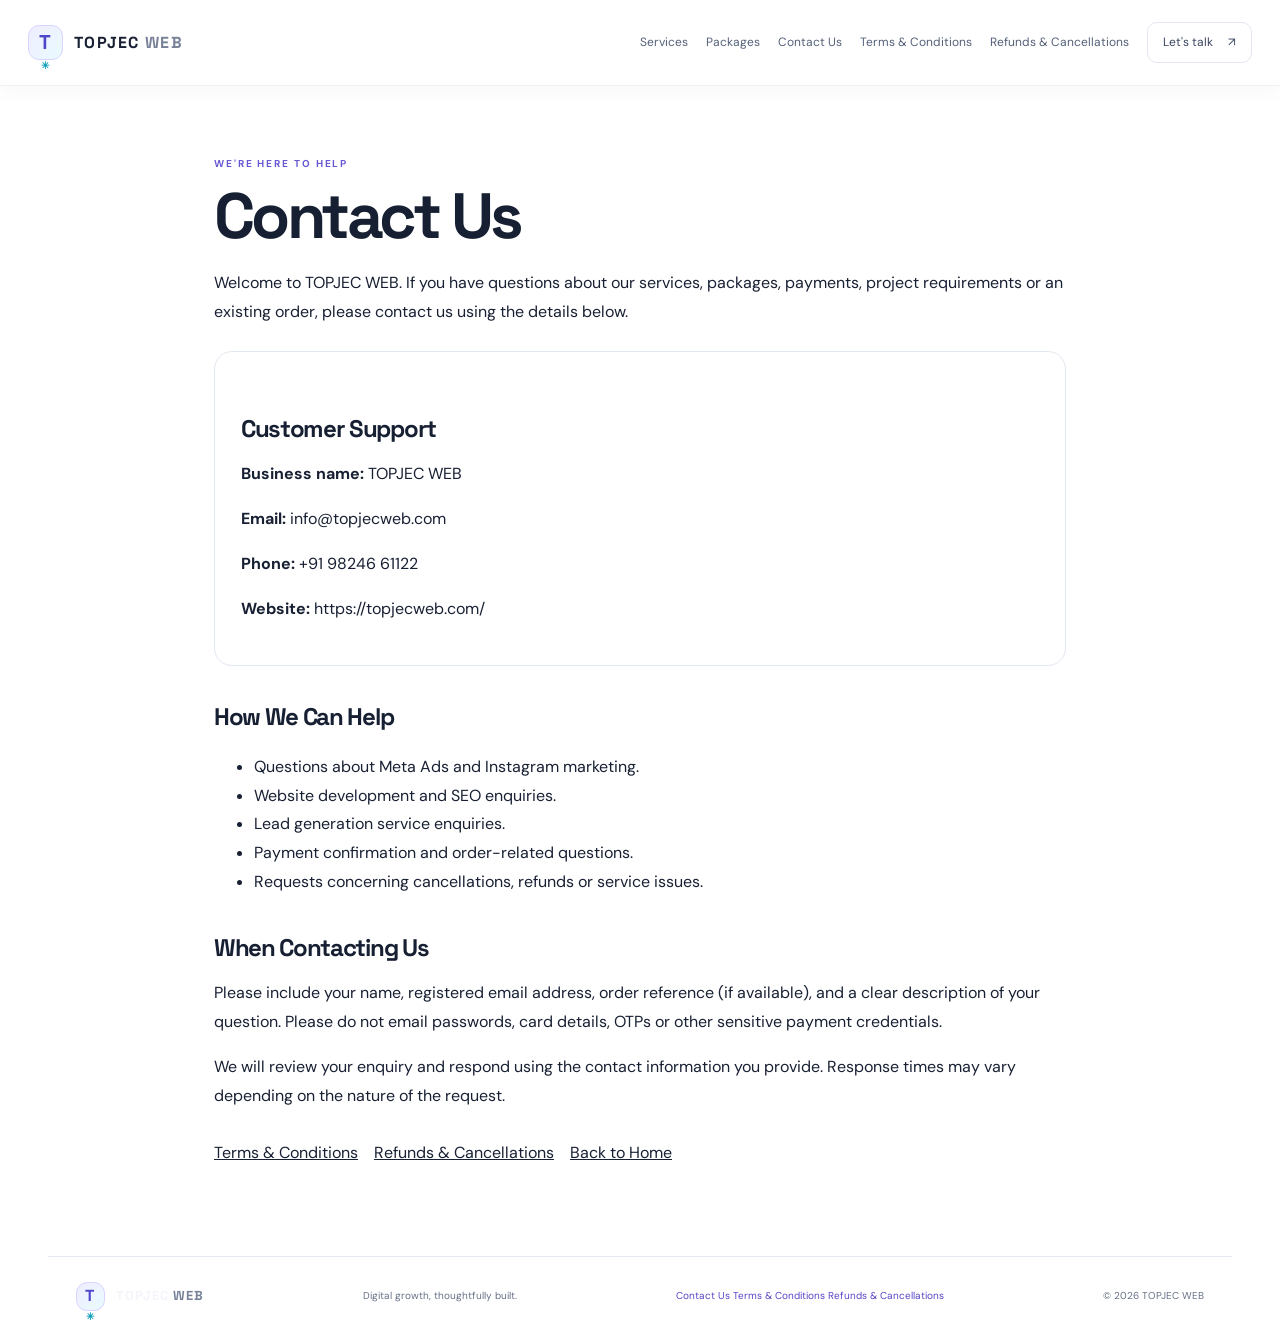
<file: contact.html>
<!doctype html>
<html lang="en">
<head>
  <meta charset="utf-8">
  <meta name="viewport" content="width=device-width, initial-scale=1">
  <meta name="description" content="Contact TOPJEC WEB for digital marketing, website development, SEO and lead generation services.">
  <meta name="theme-color" content="#f7f9fc">
  <title>Contact Us | TOPJEC WEB</title>
  <link rel="preconnect" href="https://fonts.googleapis.com">
  <link rel="preconnect" href="https://fonts.gstatic.com" crossorigin>
  <link href="https://fonts.googleapis.com/css2?family=DM+Sans:wght@400;500;600;700&family=Space+Grotesk:wght@400;500;600;700&display=swap" rel="stylesheet">
  <link rel="stylesheet" href="styles.css">
  <style>
    .policy-page { max-width: 900px; margin: 0 auto; padding: 70px 24px 90px; }
    .policy-page h1 { margin: 12px 0 20px; font-size: clamp(2.3rem, 6vw, 4rem); }
    .policy-page h2 { margin: 32px 0 12px; }
    .policy-page p, .policy-page li { line-height: 1.8; }
    .policy-panel { margin-top: 24px; padding: 26px; border: 1px solid #e2e8f0; border-radius: 18px; background: rgba(255,255,255,.8); }
    .policy-panel a { overflow-wrap: anywhere; }
    .policy-nav { display:flex; flex-wrap:wrap; gap:16px; margin-top:30px; }
    .policy-nav a { text-decoration: underline; }
  </style>
</head>
<body>
  <header class="site-header">
    <a class="brand" href="index.html#home" aria-label="TOPJEC WEB home">
      <span class="brand-mark">T<span>✳</span></span>
      <span>TOPJEC <b>WEB</b></span>
    </a>
    <button class="menu-toggle" aria-label="Toggle navigation" aria-expanded="false">☰</button>
    <nav class="nav">
      <a href="index.html#services">Services</a>
      <a href="index.html#packages">Packages</a>
      <a href="contact.html">Contact Us</a>
      <a href="terms.html">Terms &amp; Conditions</a>
      <a href="refunds.html">Refunds &amp; Cancellations</a>
      <a href="index.html#contact" class="nav-cta">Let's talk <span>↗</span></a>
    </nav>
  </header>

  <main class="policy-page">
    <div class="eyebrow">WE'RE HERE TO HELP</div>
    <h1>Contact Us</h1>
    <p>Welcome to TOPJEC WEB. If you have questions about our services, packages, payments, project requirements or an existing order, please contact us using the details below.</p>

    <section class="policy-panel">
      <h2>Customer Support</h2>
      <p><strong>Business name:</strong> TOPJEC WEB</p>
      <p><strong>Email:</strong> <a href="mailto:info@topjecweb.com">info@topjecweb.com</a></p>
      <p><strong>Phone:</strong> <a href="tel:+919824661122">+91 98246 61122</a></p>
      <p><strong>Website:</strong> <a href="https://topjecweb.com/">https://topjecweb.com/</a></p>
    </section>

    <h2>How We Can Help</h2>
    <ul>
      <li>Questions about Meta Ads and Instagram marketing.</li>
      <li>Website development and SEO enquiries.</li>
      <li>Lead generation service enquiries.</li>
      <li>Payment confirmation and order-related questions.</li>
      <li>Requests concerning cancellations, refunds or service issues.</li>
    </ul>

    <h2>When Contacting Us</h2>
    <p>Please include your name, registered email address, order reference (if available), and a clear description of your question. Please do not email passwords, card details, OTPs or other sensitive payment credentials.</p>
    <p>We will review your enquiry and respond using the contact information you provide. Response times may vary depending on the nature of the request.</p>

    <nav class="policy-nav" aria-label="Related policies">
      <a href="terms.html">Terms &amp; Conditions</a>
      <a href="refunds.html">Refunds &amp; Cancellations</a>
      <a href="index.html">Back to Home</a>
    </nav>
  </main>

  <footer class="site-footer">
    <a class="brand" href="index.html#home"><span class="brand-mark">T<span>✳</span></span><span>TOPJEC <b>WEB</b></span></a>
    <span>Digital growth, thoughtfully built.</span>
    <nav aria-label="Legal and support links">
      <a href="contact.html">Contact Us</a>
      <a href="terms.html">Terms &amp; Conditions</a>
      <a href="refunds.html">Refunds &amp; Cancellations</a>
    </nav>
    <span>© <span id="year"></span> TOPJEC WEB</span>
  </footer>
  <script src="script.js"></script>
  <script>
    const yearElement = document.getElementById('year');
    if (yearElement) yearElement.textContent = new Date().getFullYear();
  </script>
</body>
</html>
</file>
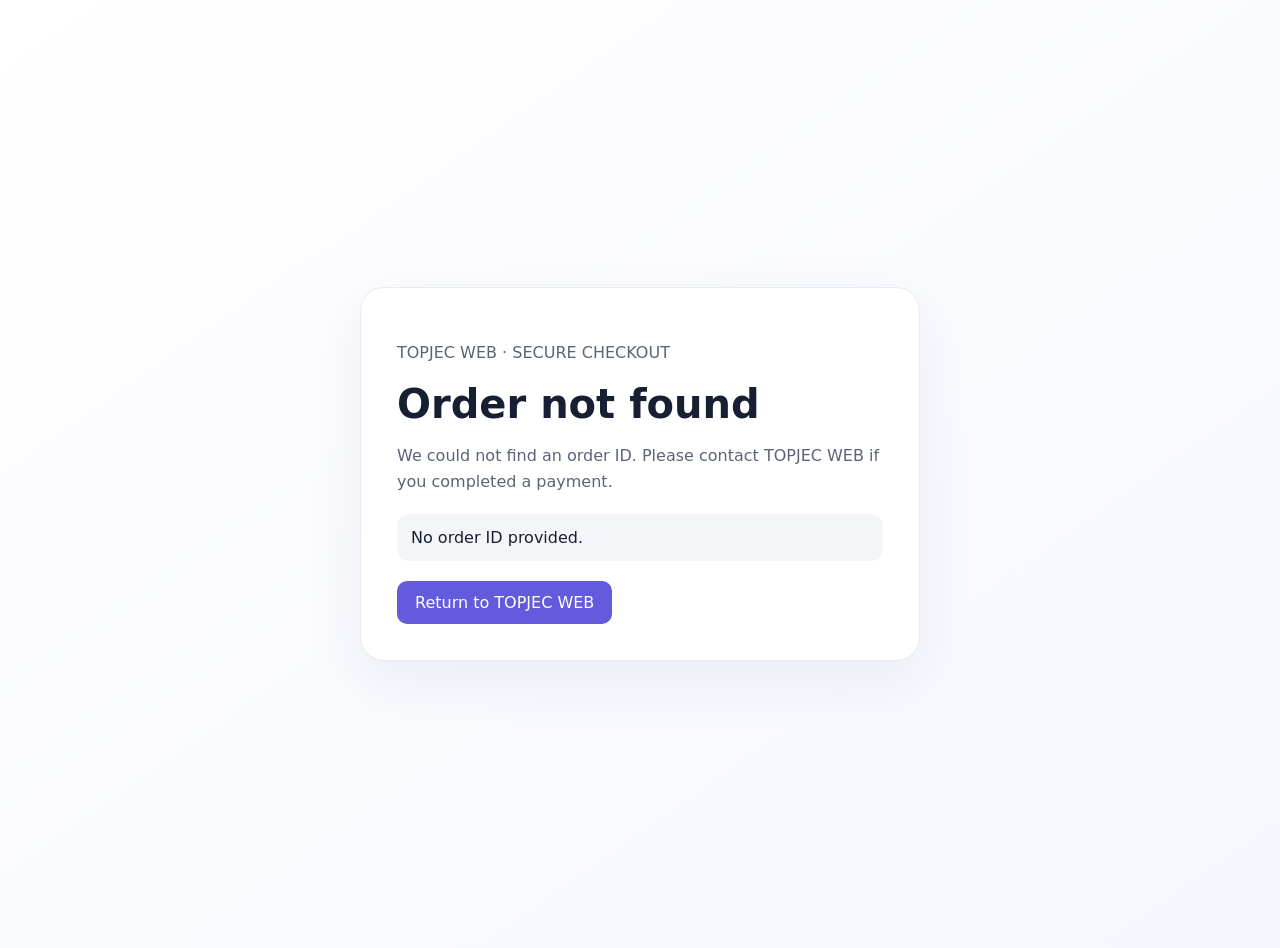
<file: payment-result.html>
<!doctype html>
<html lang="en">
<head>
<meta charset="utf-8"><meta name="viewport" content="width=device-width,initial-scale=1">
<meta name="robots" content="noindex,nofollow">
<title>Payment status | TOPJEC WEB</title>
<style>
:root{font-family:Inter,system-ui,-apple-system,Segoe UI,sans-serif;color:#172033;background:#fff}
body{margin:0;min-height:100vh;display:grid;place-items:center;padding:24px;background:linear-gradient(145deg,#fff,#f5f7ff)}
main{max-width:560px;width:100%;padding:36px;border:1px solid #e8eaf2;border-radius:24px;box-shadow:0 20px 60px #27315a12;background:#fff;box-sizing:border-box}
h1{font-size:clamp(28px,5vw,40px);margin:0 0 12px}p{color:#5b6477;line-height:1.6}
.status{padding:14px;border-radius:12px;background:#f4f5f9;margin:20px 0;overflow-wrap:anywhere}
a{display:inline-block;padding:12px 18px;background:#635bdb;color:#fff;border-radius:10px;text-decoration:none}
</style>
</head>
<body><main>
<p>TOPJEC WEB · SECURE CHECKOUT</p><h1 id="heading">Checking your payment…</h1>
<p id="description">Please wait while we confirm the payment directly with Cashfree.</p>
<div class="status" id="details">Do not close this page until verification finishes.</div>
<a href="/">Return to TOPJEC WEB</a>
<script>
(async()=>{
 const BACKEND_URL='https://topjec-cashfree-backend.vercel.app';
 const params=new URLSearchParams(location.search);
 const orderId=params.get('order_id');
 const heading=document.getElementById('heading'), description=document.getElementById('description'), details=document.getElementById('details');
 if(!orderId){heading.textContent='Order not found';description.textContent='We could not find an order ID. Please contact TOPJEC WEB if you completed a payment.';details.textContent='No order ID provided.';return;}
 try{
  const r=await fetch(BACKEND_URL+'/api/verify-order?order_id='+encodeURIComponent(orderId),{cache:'no-store'});
  const d=await r.json();
  if(!r.ok) throw new Error(d.error||'Verification failed');
  if(d.status==='PAID'){heading.textContent='Payment confirmed';description.textContent='Cashfree has confirmed your payment.';details.textContent='Order: '+d.orderId+' · Amount: ₹'+d.amount+' '+d.currency;}
  else if(d.status==='PENDING'){heading.textContent='Payment is pending';description.textContent='Your payment is not confirmed yet. Please wait a moment and refresh this page.';details.textContent='Order: '+d.orderId+' · Status: Pending';}
  else {heading.textContent='Payment not confirmed';description.textContent='We could not confirm a successful payment. If money was deducted, please contact us before paying again.';details.textContent='Order: '+d.orderId+' · Status: '+d.status;}
 }catch(e){heading.textContent='We could not verify yet';description.textContent='Please refresh in a moment. If money was deducted, do not pay again until the status is checked.';details.textContent=e.message;}
})();
</script></main></body></html>
</file>
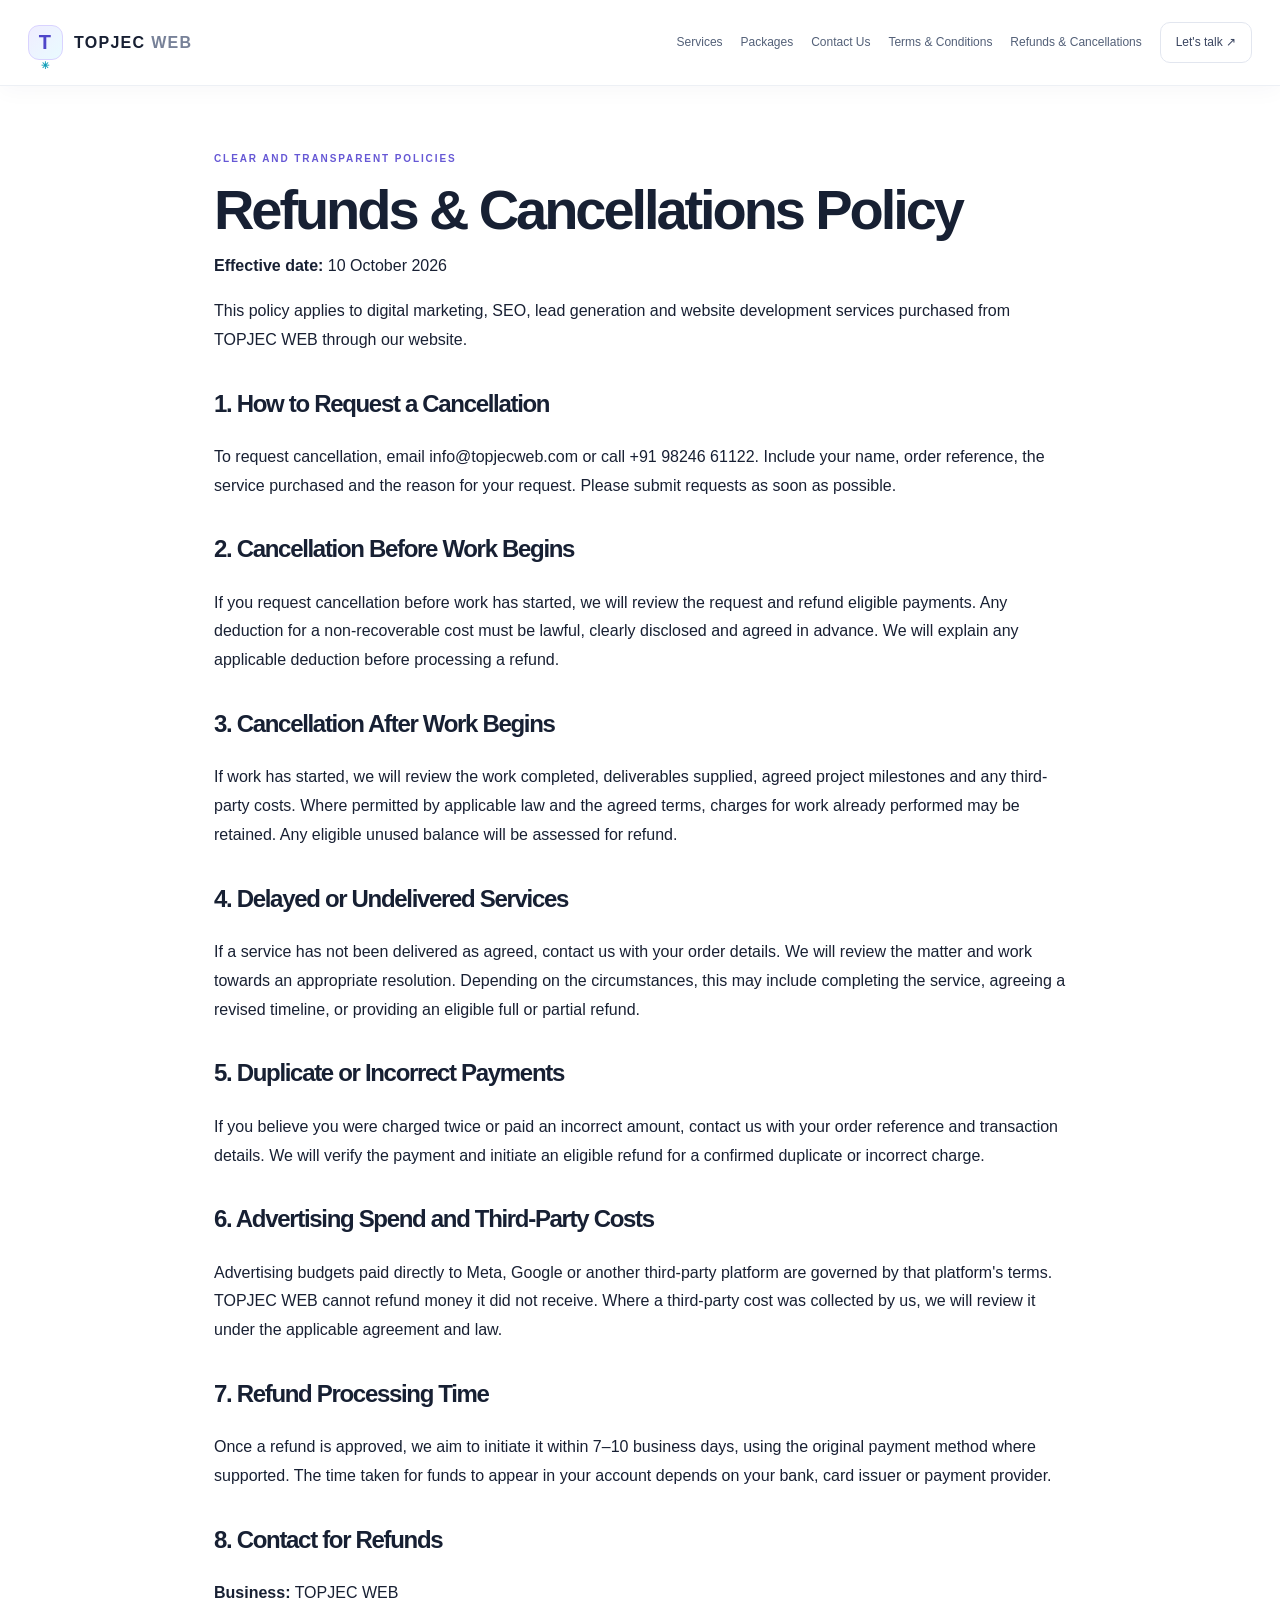
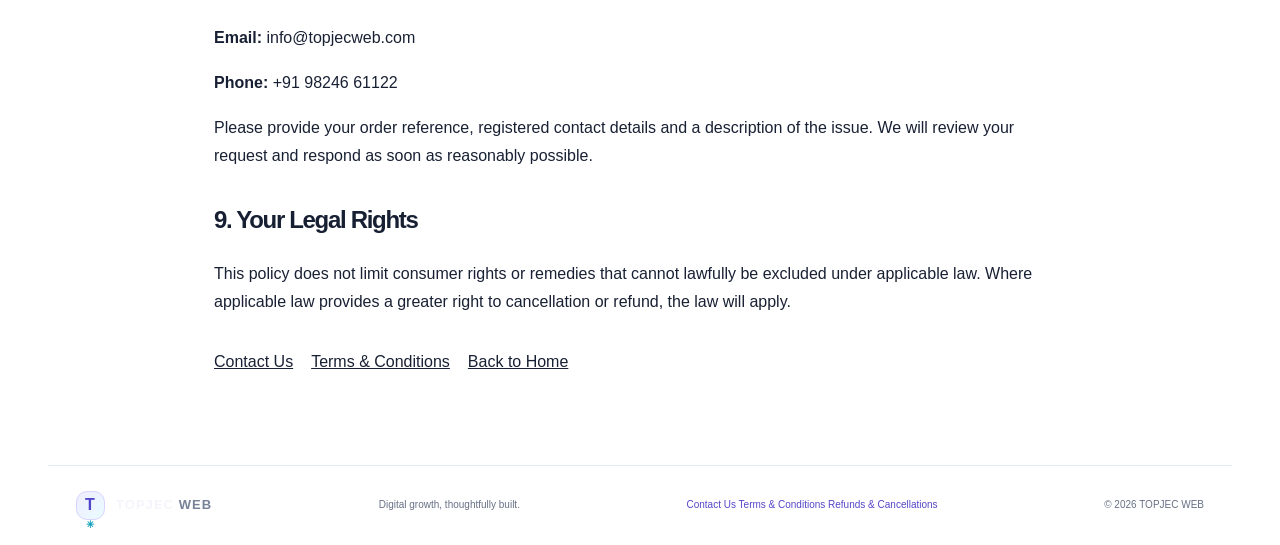
<file: refunds.html>
<!doctype html>
<html lang="en">
<head>
  <meta charset="utf-8">
  <meta name="viewport" content="width=device-width, initial-scale=1">
  <meta name="description" content="TOPJEC WEB refunds, cancellations and service-delivery policy for digital services.">
  <title>Refunds &amp; Cancellations | TOPJEC WEB</title>
  <link rel="stylesheet" href="styles.css">
  <style>
    .policy-page{max-width:900px;margin:auto;padding:65px 24px 90px}
    .policy-page h1{font-size:clamp(2.2rem,5vw,3.5rem);margin:14px 0}
    .policy-page h2{margin-top:30px}
    .policy-page p,.policy-page li{line-height:1.8}
    .policy-links{display:flex;flex-wrap:wrap;gap:18px;margin-top:32px}
    .policy-links a{text-decoration:underline}
  </style>
</head>
<body>
<header class="site-header">
  <a class="brand" href="index.html#home"><span class="brand-mark">T<span>✳</span></span><span>TOPJEC <b>WEB</b></span></a>
  <button class="menu-toggle" aria-label="Toggle navigation" aria-expanded="false">☰</button>
  <nav class="nav">
    <a href="index.html#services">Services</a>
    <a href="index.html#packages">Packages</a>
    <a href="contact.html">Contact Us</a>
    <a href="terms.html">Terms &amp; Conditions</a>
    <a href="refunds.html">Refunds &amp; Cancellations</a>
    <a href="index.html#contact" class="nav-cta">Let's talk ↗</a>
  </nav>
</header>

<main class="policy-page">
  <div class="eyebrow">CLEAR AND TRANSPARENT POLICIES</div>
  <h1>Refunds &amp; Cancellations Policy</h1>
  <p><strong>Effective date:</strong> 10 October 2026</p>
  <p>This policy applies to digital marketing, SEO, lead generation and website development services purchased from TOPJEC WEB through our website.</p>

  <h2>1. How to Request a Cancellation</h2>
  <p>To request cancellation, email <a href="mailto:info@topjecweb.com">info@topjecweb.com</a> or call <a href="tel:+919824661122">+91 98246 61122</a>. Include your name, order reference, the service purchased and the reason for your request. Please submit requests as soon as possible.</p>

  <h2>2. Cancellation Before Work Begins</h2>
  <p>If you request cancellation before work has started, we will review the request and refund eligible payments. Any deduction for a non-recoverable cost must be lawful, clearly disclosed and agreed in advance. We will explain any applicable deduction before processing a refund.</p>

  <h2>3. Cancellation After Work Begins</h2>
  <p>If work has started, we will review the work completed, deliverables supplied, agreed project milestones and any third-party costs. Where permitted by applicable law and the agreed terms, charges for work already performed may be retained. Any eligible unused balance will be assessed for refund.</p>

  <h2>4. Delayed or Undelivered Services</h2>
  <p>If a service has not been delivered as agreed, contact us with your order details. We will review the matter and work towards an appropriate resolution. Depending on the circumstances, this may include completing the service, agreeing a revised timeline, or providing an eligible full or partial refund.</p>

  <h2>5. Duplicate or Incorrect Payments</h2>
  <p>If you believe you were charged twice or paid an incorrect amount, contact us with your order reference and transaction details. We will verify the payment and initiate an eligible refund for a confirmed duplicate or incorrect charge.</p>

  <h2>6. Advertising Spend and Third-Party Costs</h2>
  <p>Advertising budgets paid directly to Meta, Google or another third-party platform are governed by that platform's terms. TOPJEC WEB cannot refund money it did not receive. Where a third-party cost was collected by us, we will review it under the applicable agreement and law.</p>

  <h2>7. Refund Processing Time</h2>
  <p>Once a refund is approved, we aim to initiate it within 7–10 business days, using the original payment method where supported. The time taken for funds to appear in your account depends on your bank, card issuer or payment provider.</p>

  <h2>8. Contact for Refunds</h2>
  <p><strong>Business:</strong> TOPJEC WEB</p>
  <p><strong>Email:</strong> <a href="mailto:info@topjecweb.com">info@topjecweb.com</a></p>
  <p><strong>Phone:</strong> <a href="tel:+919824661122">+91 98246 61122</a></p>
  <p>Please provide your order reference, registered contact details and a description of the issue. We will review your request and respond as soon as reasonably possible.</p>

  <h2>9. Your Legal Rights</h2>
  <p>This policy does not limit consumer rights or remedies that cannot lawfully be excluded under applicable law. Where applicable law provides a greater right to cancellation or refund, the law will apply.</p>

  <nav class="policy-links" aria-label="Related policies">
    <a href="contact.html">Contact Us</a>
    <a href="terms.html">Terms &amp; Conditions</a>
    <a href="index.html">Back to Home</a>
  </nav>
</main>

<footer class="site-footer">
  <a class="brand" href="index.html#home"><span class="brand-mark">T<span>✳</span></span><span>TOPJEC <b>WEB</b></span></a>
  <span>Digital growth, thoughtfully built.</span>
  <nav aria-label="Legal and support links">
    <a href="contact.html">Contact Us</a>
    <a href="terms.html">Terms &amp; Conditions</a>
    <a href="refunds.html">Refunds &amp; Cancellations</a>
  </nav>
  <span>© <span id="year"></span> TOPJEC WEB</span>
</footer>
<script src="script.js"></script>
<script>document.getElementById('year').textContent=new Date().getFullYear();</script>
</body>
</html>
</file>
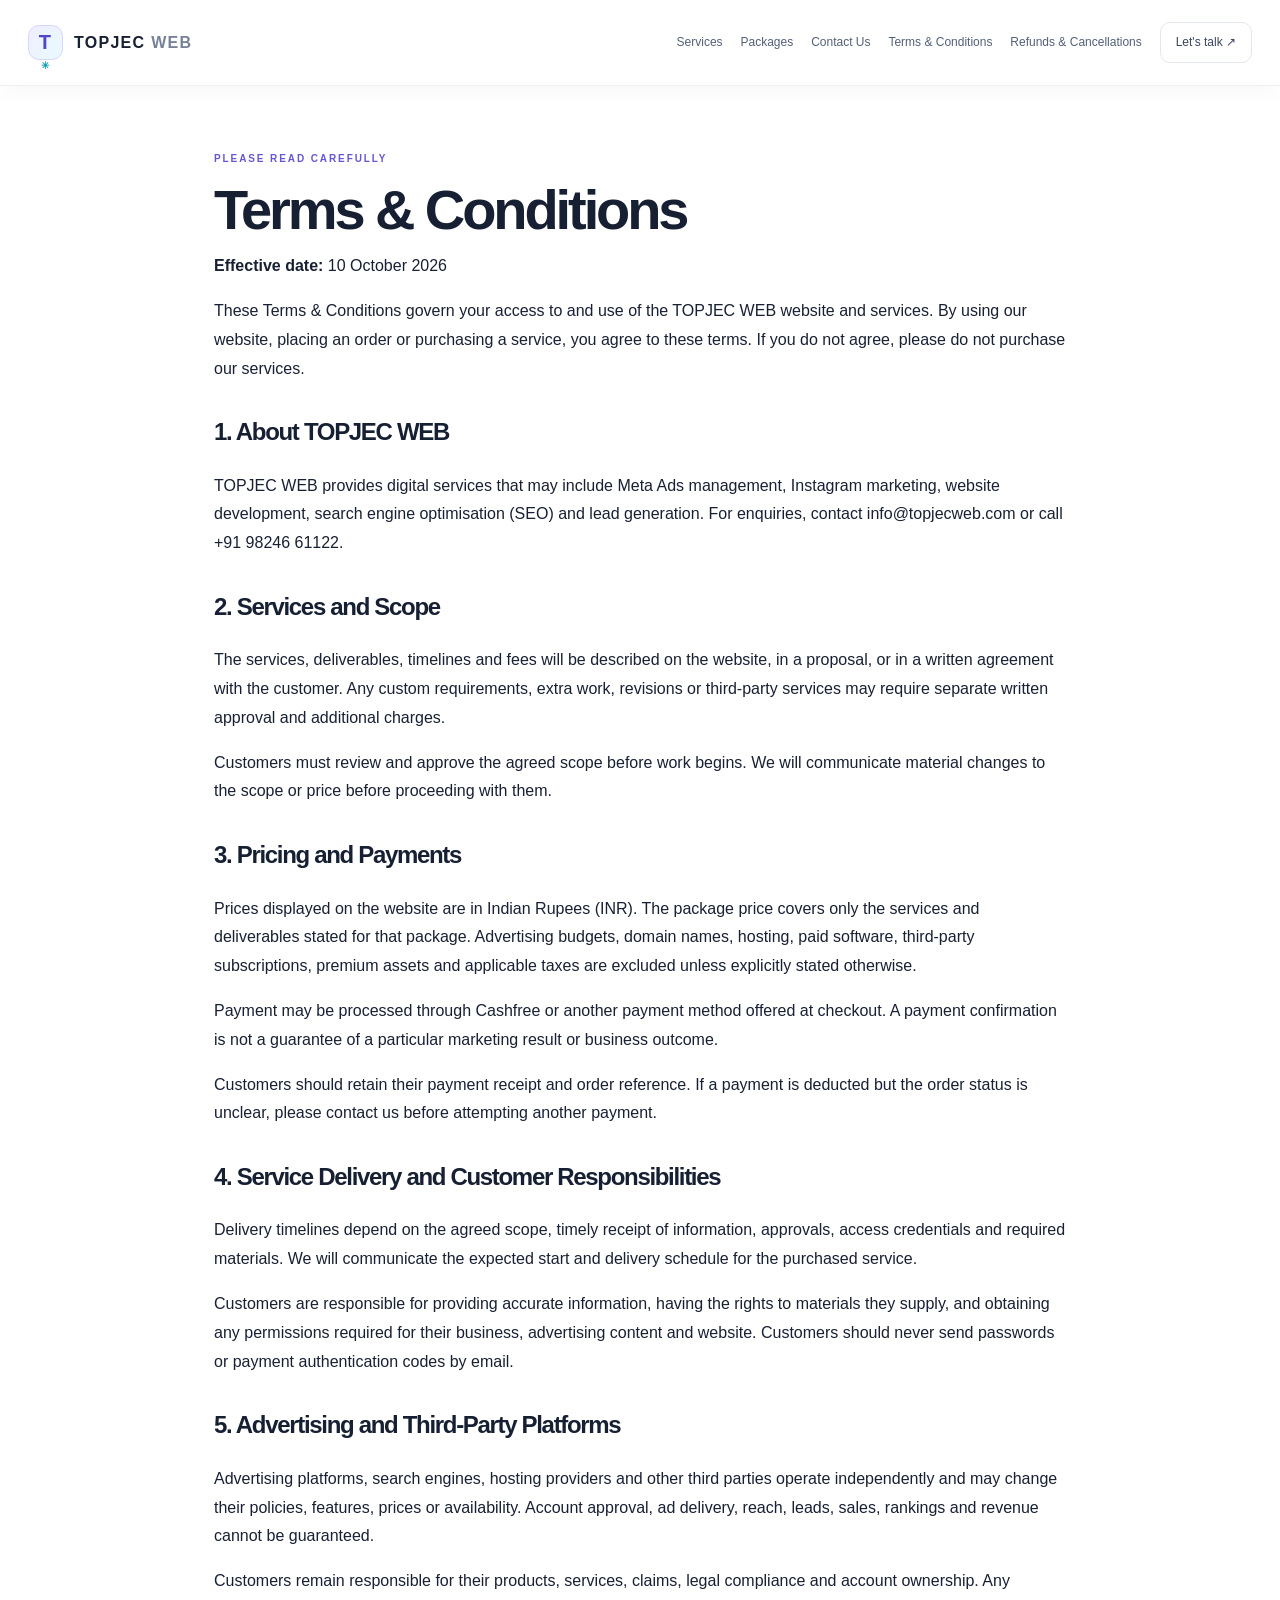
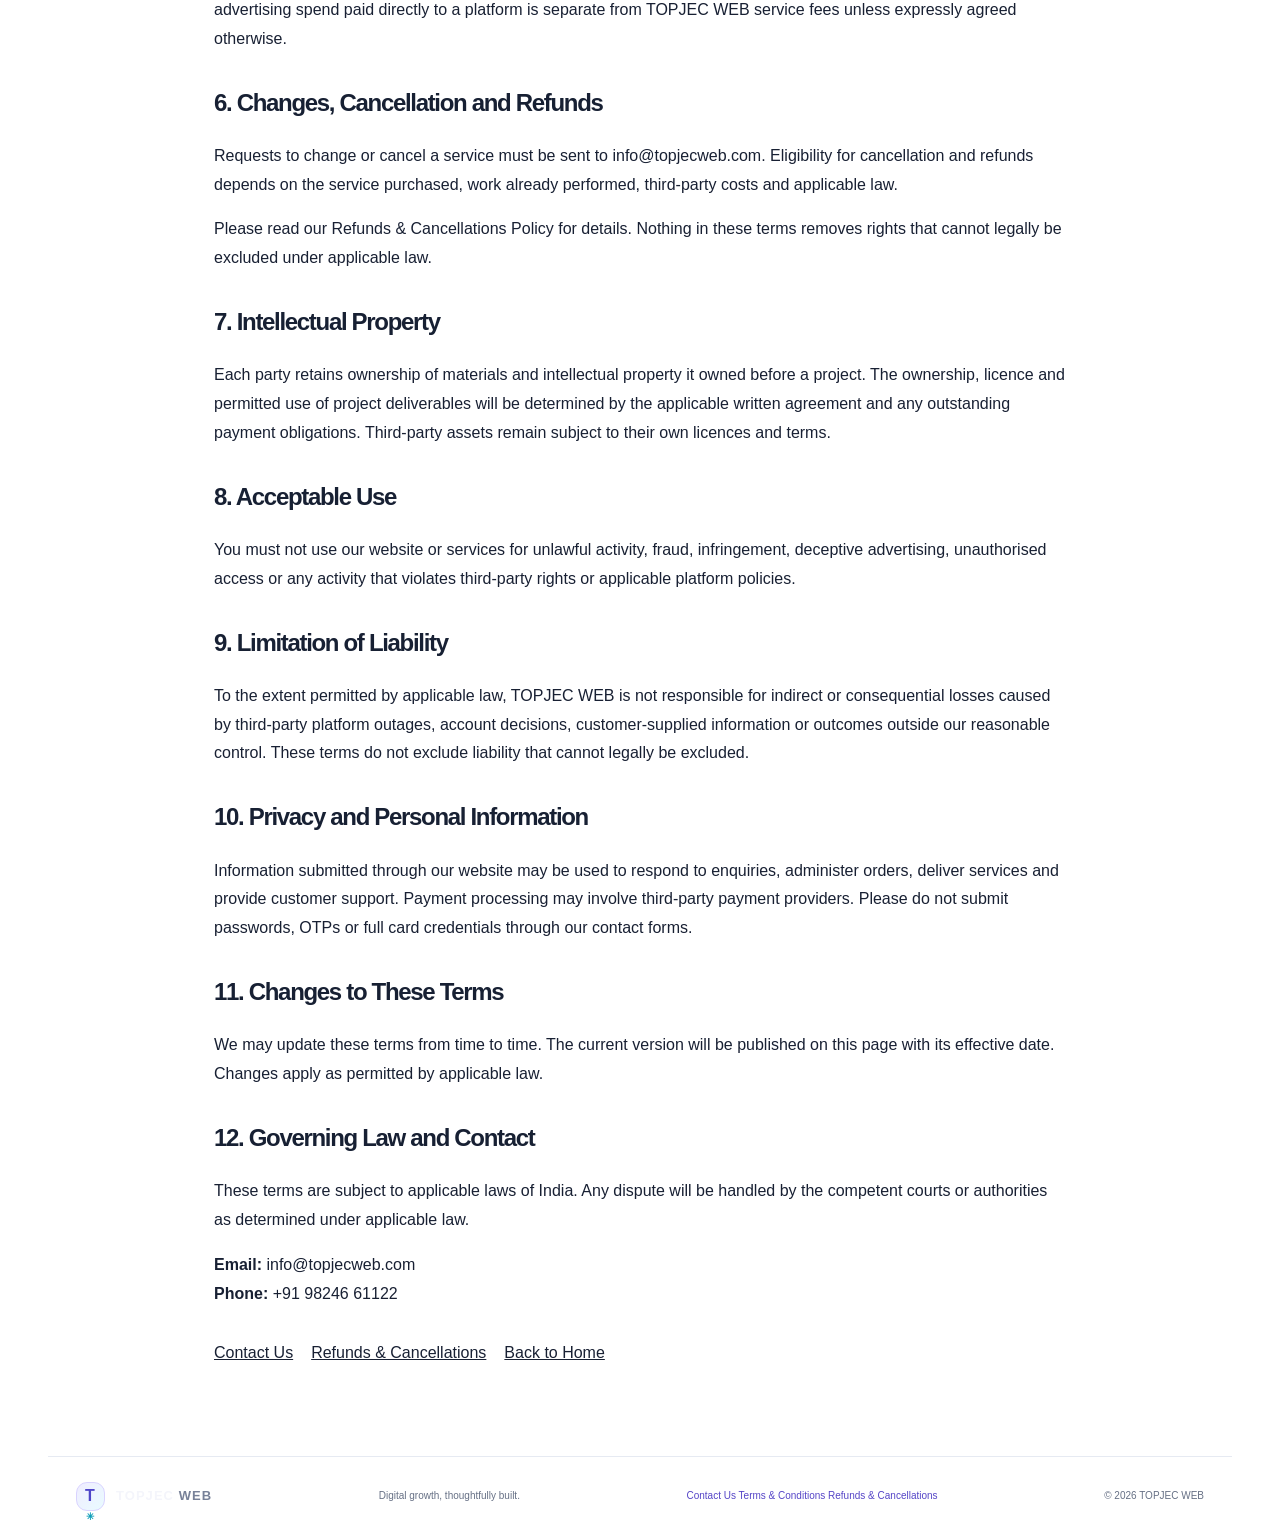
<file: terms.html>
<!doctype html>
<html lang="en">
<head>
  <meta charset="utf-8">
  <meta name="viewport" content="width=device-width, initial-scale=1">
  <meta name="description" content="Terms and Conditions for TOPJEC WEB digital marketing and website development services.">
  <title>Terms &amp; Conditions | TOPJEC WEB</title>
  <link rel="stylesheet" href="styles.css">
  <style>
    .policy-page{max-width:900px;margin:auto;padding:65px 24px 90px}
    .policy-page h1{font-size:clamp(2.2rem,5vw,3.5rem);margin:14px 0}
    .policy-page h2{margin-top:30px}
    .policy-page p,.policy-page li{line-height:1.8}
    .policy-links{display:flex;flex-wrap:wrap;gap:18px;margin-top:32px}
    .policy-links a{text-decoration:underline}
  </style>
</head>
<body>
<header class="site-header">
  <a class="brand" href="index.html#home"><span class="brand-mark">T<span>✳</span></span><span>TOPJEC <b>WEB</b></span></a>
  <button class="menu-toggle" aria-label="Toggle navigation" aria-expanded="false">☰</button>
  <nav class="nav">
    <a href="index.html#services">Services</a>
    <a href="index.html#packages">Packages</a>
    <a href="contact.html">Contact Us</a>
    <a href="terms.html">Terms &amp; Conditions</a>
    <a href="refunds.html">Refunds &amp; Cancellations</a>
    <a href="index.html#contact" class="nav-cta">Let's talk ↗</a>
  </nav>
</header>

<main class="policy-page">
  <div class="eyebrow">PLEASE READ CAREFULLY</div>
  <h1>Terms &amp; Conditions</h1>
  <p><strong>Effective date:</strong> 10 October 2026</p>
  <p>These Terms &amp; Conditions govern your access to and use of the TOPJEC WEB website and services. By using our website, placing an order or purchasing a service, you agree to these terms. If you do not agree, please do not purchase our services.</p>

  <h2>1. About TOPJEC WEB</h2>
  <p>TOPJEC WEB provides digital services that may include Meta Ads management, Instagram marketing, website development, search engine optimisation (SEO) and lead generation. For enquiries, contact <a href="mailto:info@topjecweb.com">info@topjecweb.com</a> or call <a href="tel:+919824661122">+91 98246 61122</a>.</p>

  <h2>2. Services and Scope</h2>
  <p>The services, deliverables, timelines and fees will be described on the website, in a proposal, or in a written agreement with the customer. Any custom requirements, extra work, revisions or third-party services may require separate written approval and additional charges.</p>
  <p>Customers must review and approve the agreed scope before work begins. We will communicate material changes to the scope or price before proceeding with them.</p>

  <h2>3. Pricing and Payments</h2>
  <p>Prices displayed on the website are in Indian Rupees (INR). The package price covers only the services and deliverables stated for that package. Advertising budgets, domain names, hosting, paid software, third-party subscriptions, premium assets and applicable taxes are excluded unless explicitly stated otherwise.</p>
  <p>Payment may be processed through Cashfree or another payment method offered at checkout. A payment confirmation is not a guarantee of a particular marketing result or business outcome.</p>
  <p>Customers should retain their payment receipt and order reference. If a payment is deducted but the order status is unclear, please contact us before attempting another payment.</p>

  <h2>4. Service Delivery and Customer Responsibilities</h2>
  <p>Delivery timelines depend on the agreed scope, timely receipt of information, approvals, access credentials and required materials. We will communicate the expected start and delivery schedule for the purchased service.</p>
  <p>Customers are responsible for providing accurate information, having the rights to materials they supply, and obtaining any permissions required for their business, advertising content and website. Customers should never send passwords or payment authentication codes by email.</p>

  <h2>5. Advertising and Third-Party Platforms</h2>
  <p>Advertising platforms, search engines, hosting providers and other third parties operate independently and may change their policies, features, prices or availability. Account approval, ad delivery, reach, leads, sales, rankings and revenue cannot be guaranteed.</p>
  <p>Customers remain responsible for their products, services, claims, legal compliance and account ownership. Any advertising spend paid directly to a platform is separate from TOPJEC WEB service fees unless expressly agreed otherwise.</p>

  <h2>6. Changes, Cancellation and Refunds</h2>
  <p>Requests to change or cancel a service must be sent to <a href="mailto:info@topjecweb.com">info@topjecweb.com</a>. Eligibility for cancellation and refunds depends on the service purchased, work already performed, third-party costs and applicable law.</p>
  <p>Please read our <a href="refunds.html">Refunds &amp; Cancellations Policy</a> for details. Nothing in these terms removes rights that cannot legally be excluded under applicable law.</p>

  <h2>7. Intellectual Property</h2>
  <p>Each party retains ownership of materials and intellectual property it owned before a project. The ownership, licence and permitted use of project deliverables will be determined by the applicable written agreement and any outstanding payment obligations. Third-party assets remain subject to their own licences and terms.</p>

  <h2>8. Acceptable Use</h2>
  <p>You must not use our website or services for unlawful activity, fraud, infringement, deceptive advertising, unauthorised access or any activity that violates third-party rights or applicable platform policies.</p>

  <h2>9. Limitation of Liability</h2>
  <p>To the extent permitted by applicable law, TOPJEC WEB is not responsible for indirect or consequential losses caused by third-party platform outages, account decisions, customer-supplied information or outcomes outside our reasonable control. These terms do not exclude liability that cannot legally be excluded.</p>

  <h2>10. Privacy and Personal Information</h2>
  <p>Information submitted through our website may be used to respond to enquiries, administer orders, deliver services and provide customer support. Payment processing may involve third-party payment providers. Please do not submit passwords, OTPs or full card credentials through our contact forms.</p>

  <h2>11. Changes to These Terms</h2>
  <p>We may update these terms from time to time. The current version will be published on this page with its effective date. Changes apply as permitted by applicable law.</p>

  <h2>12. Governing Law and Contact</h2>
  <p>These terms are subject to applicable laws of India. Any dispute will be handled by the competent courts or authorities as determined under applicable law.</p>
  <p><strong>Email:</strong> <a href="mailto:info@topjecweb.com">info@topjecweb.com</a><br>
  <strong>Phone:</strong> <a href="tel:+919824661122">+91 98246 61122</a></p>

  <nav class="policy-links">
    <a href="contact.html">Contact Us</a>
    <a href="refunds.html">Refunds &amp; Cancellations</a>
    <a href="index.html">Back to Home</a>
  </nav>
</main>

<footer class="site-footer">
  <a class="brand" href="index.html#home"><span class="brand-mark">T<span>✳</span></span><span>TOPJEC <b>WEB</b></span></a>
  <span>Digital growth, thoughtfully built.</span>
  <nav aria-label="Legal and support links">
    <a href="contact.html">Contact Us</a>
    <a href="terms.html">Terms &amp; Conditions</a>
    <a href="refunds.html">Refunds &amp; Cancellations</a>
  </nav>
  <span>© <span id="year"></span> TOPJEC WEB</span>
</footer>
<script src="script.js"></script>
<script>document.getElementById('year').textContent=new Date().getFullYear();</script>
</body>
</html>
</file>
<file: styles.css>
:root{--bg:#080a12;--panel:#101321;--panel2:#13172a;--text:#f4f5fb;--muted:#a0a5bb;--line:rgba(183,190,255,.14);--purple:#a78bfa;--cyan:#6ee7f9;--pink:#e879f9;--font:'DM Sans',sans-serif;--display:'Space Grotesk',sans-serif}
*{box-sizing:border-box}html{scroll-behavior:smooth;scroll-padding-top:90px}body{margin:0;background:var(--bg);color:var(--text);font-family:var(--font);line-height:1.6;overflow-x:hidden}a{color:inherit;text-decoration:none}button,input,select,textarea{font:inherit}.ambient{position:absolute;width:480px;height:480px;border-radius:50%;filter:blur(130px);opacity:.12;pointer-events:none;z-index:-1}.ambient-one{background:#7047ff;top:180px;left:-200px}.ambient-two{background:#00d9ff;top:700px;right:-260px}.site-header{height:86px;max-width:1240px;padding:0 28px;margin:auto;display:flex;align-items:center;justify-content:space-between;border-bottom:1px solid var(--line);position:relative;z-index:5}.brand{display:flex;align-items:center;gap:11px;font-family:var(--display);font-size:16px;font-weight:700;letter-spacing:.08em}.brand b{color:#a5a9bc}.brand-mark{display:grid;place-items:center;width:35px;height:35px;border:1px solid rgba(167,139,250,.65);border-radius:11px;background:linear-gradient(135deg,rgba(167,139,250,.2),rgba(110,231,249,.08));font-size:20px}.brand-mark span{color:var(--cyan);font-size:10px;margin-left:1px}.nav{display:flex;align-items:center;gap:34px;font-size:13px;color:#c3c6d5}.nav a:hover,.text-link:hover{color:white}.nav-cta{padding:10px 15px;border:1px solid var(--line);border-radius:10px;color:white}.nav-cta span,.button span{margin-left:12px}.menu-toggle{display:none;background:none;border:0;color:white;font-size:24px}.section-wrap{max-width:1184px;margin:auto;padding-left:28px;padding-right:28px}.hero{min-height:700px;padding-top:95px;display:grid;grid-template-columns:1fr 1fr;align-items:center;column-gap:36px;position:relative}.eyebrow{font-size:10px;letter-spacing:.19em;font-weight:700;color:#b5a5ff;display:flex;align-items:center;gap:10px}.live-dot{width:7px;height:7px;border-radius:50%;background:var(--cyan);box-shadow:0 0 14px var(--cyan)}h1,h2,h3,p{margin-top:0}h1,h2,h3{font-family:var(--display);letter-spacing:-.055em}h1{font-size:clamp(55px,6vw,83px);line-height:1.02;margin:24px 0}.gradient-text{background:linear-gradient(95deg,#c4b5fd 0%,#a78bfa 42%,#6ee7f9 100%);-webkit-background-clip:text;background-clip:text;color:transparent}.hero-lede{max-width:490px;color:var(--muted);font-size:16px;line-height:1.85}.hero-actions{display:flex;align-items:center;gap:27px;margin-top:32px}.button{display:inline-flex;align-items:center;justify-content:center;border-radius:10px;padding:14px 19px;font-size:13px;font-weight:700;border:1px solid transparent;transition:transform .2s,box-shadow .2s;cursor:pointer}.button:hover{transform:translateY(-2px)}.button-primary{background:linear-gradient(100deg,#a78bfa,#7c6bf1);color:#090a13;box-shadow:0 8px 32px rgba(124,107,241,.2)}.button-secondary{border-color:var(--line);background:rgba(255,255,255,.03)}.text-link{font-size:13px;color:#d4d6e3}.text-link span{color:var(--cyan);margin-left:8px}.trust-line{display:flex;align-items:center;gap:12px;margin-top:45px;color:#8e93aa;font-size:11px}.avatar-stack{display:flex}.avatar-stack i{display:grid;place-items:center;font-style:normal;width:26px;height:26px;border:2px solid var(--bg);border-radius:50%;margin-right:-7px;background:#28213e;color:var(--cyan)}.avatar-stack i:nth-child(2){background:#172d3b;color:#c4b5fd}.avatar-stack i:nth-child(3){background:#3b2142;color:#f0abfc}.hero-visual{height:440px;position:relative;display:grid;place-items:center}.orbit{position:absolute;border:1px solid rgba(167,139,250,.2);border-radius:50%;transform:rotate(-25deg)}.orbit-a{width:460px;height:250px}.orbit-b{width:380px;height:380px;border-color:rgba(110,231,249,.12)}.core-glow{position:absolute;width:220px;height:220px;border-radius:50%;background:linear-gradient(140deg,#7047ff,#00d9ff);filter:blur(95px);opacity:.23}.dashboard-card{position:relative;z-index:1;width:min(100%,410px);border:1px solid rgba(193,195,255,.22);border-radius:18px;background:linear-gradient(145deg,rgba(24,27,48,.96),rgba(12,14,26,.96));box-shadow:0 28px 80px rgba(0,0,0,.42);padding:23px}.dash-top{display:flex;justify-content:space-between;align-items:center;gap:8px}.tiny-label,.chart-labels,.service-number,.hero-bottom{font-size:9px;letter-spacing:.15em;color:#8c91aa;font-weight:700}.status-pill{font-size:8px;color:#9debdc;background:rgba(110,231,249,.08);border:1px solid rgba(110,231,249,.17);border-radius:20px;padding:5px 8px}.status-pill i{display:inline-block;width:5px;height:5px;background:#6ee7c7;border-radius:50%;margin-right:5px}.dash-title{font-family:var(--display);font-size:17px;margin:20px 0 15px}.metric-row{display:flex;justify-content:space-between;align-items:center}.metric-row small,.floating-card small{display:block;font-size:10px;color:#989db4}.metric-row strong{display:block;font:600 32px var(--display);color:#e7e4ff}.metric-icon{width:37px;height:37px;border-radius:12px;background:rgba(167,139,250,.12);color:var(--purple);display:grid;place-items:center;font-size:21px}.chart{width:100%;margin-top:12px;overflow:visible}.chart-labels{display:flex;justify-content:space-between;font-size:8px}.floating-card{position:absolute;z-index:2;display:flex;align-items:center;gap:11px;background:rgba(20,23,40,.94);border:1px solid rgba(195,195,255,.2);border-radius:13px;padding:13px 14px;box-shadow:0 16px 40px #0005;backdrop-filter:blur(14px)}.floating-card b{font-size:10px;display:block;margin-top:3px}.floating-top{top:55px;right:-4px}.floating-bottom{bottom:42px;left:-4px}.float-icon{width:34px;height:34px;display:grid;place-items:center;border-radius:10px;font-size:20px}.purple{background:#30224f;color:#c4b5fd}.cyan{background:#12333d;color:#6ee7f9}.float-arrow{color:var(--cyan);font-size:19px}.spark{color:var(--pink);font-size:20px}.visual-caption{position:absolute;bottom:-8px;font-size:8px;letter-spacing:.17em;color:#777d97}.visual-caption span{color:var(--cyan);padding:0 8px}.hero-bottom{grid-column:1/-1;display:flex;align-items:center;justify-content:space-between;border-top:1px solid var(--line);padding:23px 0;margin-top:36px}.bottom-tags{display:flex;gap:24px;color:#a4a8bc}.services-section{padding-top:120px;padding-bottom:120px}.section-heading{display:flex;justify-content:space-between;align-items:end;gap:30px;margin-bottom:40px}.section-heading h2,.process-section h2,.about-copy h2,.contact-wrap h2{font-size:clamp(36px,4vw,54px);line-height:1.1;margin:18px 0 0}.muted{color:#858ba3}.section-heading>p{max-width:330px;color:var(--muted);font-size:13px;line-height:1.8;margin-bottom:3px}.service-grid{display:grid;grid-template-columns:repeat(3,1fr);gap:14px}.service-card{min-height:280px;border:1px solid var(--line);border-radius:16px;padding:24px;background:linear-gradient(145deg,rgba(19,22,39,.86),rgba(12,14,25,.75));position:relative;overflow:hidden;transition:border-color .25s,transform .25s}.service-card:hover{border-color:rgba(167,139,250,.55);transform:translateY(-4px)}.service-number{font-size:8px}.service-symbol{display:grid;place-items:center;width:43px;height:43px;border-radius:13px;margin:25px 0 18px;background:linear-gradient(135deg,rgba(167,139,250,.17),rgba(110,231,249,.08));border:1px solid rgba(167,139,250,.16);color:#c4b5fd;font-size:23px}.service-card h3{font-size:22px;margin-bottom:9px}.service-card p{font-size:12px;color:var(--muted);line-height:1.8;max-width:320px}.card-link{display:inline-flex;gap:12px;align-items:center;margin-top:7px;font-size:11px;color:#dcd5ff}.card-link span{color:var(--cyan)}.service-card-wide{grid-column:span 2;min-height:250px}.service-card-wide p{max-width:390px}.service-card-wide .service-symbol{margin-top:18px}.wide-orb{position:absolute;width:220px;height:220px;border-radius:50%;border:1px solid rgba(110,231,249,.15);right:45px;top:20px;box-shadow:0 0 0 25px rgba(110,231,249,.025),0 0 0 50px rgba(167,139,250,.025)}.wide-orb:before,.wide-orb:after{content:"";position:absolute;border:1px solid rgba(167,139,250,.24);border-radius:50%;inset:25px}.wide-orb:after{inset:60px;background:radial-gradient(circle,rgba(167,139,250,.23),transparent 70%)}.process-section{border-top:1px solid var(--line);border-bottom:1px solid var(--line);background:linear-gradient(180deg,rgba(17,19,34,.7),rgba(8,10,18,.4));padding:100px 0}.process-section h2{margin-bottom:55px}.process-grid{display:grid;grid-template-columns:repeat(4,1fr);gap:22px}.process-step{border-top:1px solid rgba(167,139,250,.35);padding-top:20px}.step-no{font:600 12px var(--display);color:var(--cyan)}.process-step h3{font-size:21px;margin:22px 0 8px}.process-step p{color:var(--muted);font-size:12px;line-height:1.8;max-width:210px}.about-section{padding-top:110px;padding-bottom:110px}.about-panel{display:grid;grid-template-columns:1fr 1fr;gap:55px;align-items:center;border:1px solid var(--line);border-radius:22px;padding:50px;background:linear-gradient(120deg,rgba(19,22,40,.9),rgba(10,12,23,.8));overflow:hidden}.about-art{height:330px;display:grid;place-items:center;position:relative}.ring{position:absolute;border:1px solid rgba(167,139,250,.25);border-radius:50%;transform:rotate(-24deg)}.ring-1{width:300px;height:180px}.ring-2{width:260px;height:260px;border-color:rgba(110,231,249,.22)}.ring-3{width:210px;height:210px;border-style:dashed;animation:spin 35s linear infinite}.art-center{width:100px;height:100px;border:1px solid rgba(167,139,250,.55);background:linear-gradient(145deg,#282048,#11182a);border-radius:27px;display:grid;place-items:center;font:700 47px var(--display);box-shadow:0 0 70px #8b5cf633;z-index:1}.art-center span{font-size:16px;color:var(--cyan);margin-left:3px}.art-chip{position:absolute;z-index:2;font-size:8px;letter-spacing:.15em;border:1px solid var(--line);background:#101321;padding:8px 11px;border-radius:7px;color:#c5c9dc}.chip-a{top:38px;left:16%}.chip-b{right:6%;top:44%}.chip-c{bottom:35px;left:28%}.about-copy h2{margin-bottom:20px}.about-copy>p,.contact-wrap>div>p{color:var(--muted);font-size:13px;line-height:1.9}.about-copy ul{list-style:none;padding:0;margin:25px 0 28px;display:grid;gap:11px;color:#c9cddd;font-size:12px}.about-copy li span{color:var(--cyan);margin-right:10px}.contact-section{padding:100px 0;border-top:1px solid var(--line);background:radial-gradient(ellipse at 15% 70%,rgba(104,72,220,.13),transparent 45%)}.contact-wrap{display:grid;grid-template-columns:1fr .8fr;gap:90px;align-items:start}.contact-wrap h2{margin:20px 0}.contact-wrap>div>p{max-width:420px}.contact-note{display:flex;align-items:center;gap:12px;color:#aeb3c8;font-size:11px;margin-top:30px}.note-icon{width:35px;height:35px;display:grid;place-items:center;border-radius:10px;background:#201a39;color:var(--purple)}.contact-form{padding:27px;border:1px solid var(--line);border-radius:17px;background:rgba(16,19,33,.9);display:grid;gap:9px}.contact-form label{font-size:11px;color:#d3d6e5;margin-top:5px}.contact-form input,.contact-form select,.contact-form textarea{width:100%;padding:12px 13px;border:1px solid rgba(183,190,255,.16);border-radius:8px;background:#0b0d18;color:#f4f5fb;outline:none;font-size:12px}.contact-form input:focus,.contact-form select:focus,.contact-form textarea:focus{border-color:#9c87f6}.contact-form textarea{resize:vertical}.contact-form input::placeholder,.contact-form textarea::placeholder{color:#6f758e}.submit-button{width:100%;margin-top:8px}.form-hint,.form-status{font-size:10px;line-height:1.6;color:#858ba3;margin:3px 0 0}.form-status{color:#9debdc}.site-footer{max-width:1184px;margin:auto;padding:25px 28px;display:flex;align-items:center;justify-content:space-between;border-top:1px solid var(--line);color:#858ba3;font-size:10px;gap:18px}.site-footer .brand{color:#f4f5fb;font-size:13px}.site-footer .brand-mark{width:29px;height:29px;font-size:16px}@keyframes spin{to{transform:rotate(360deg)}}@media(max-width:850px){.hero{grid-template-columns:1fr;padding-top:75px}.hero-copy{max-width:650px}.hero-visual{margin-top:30px;height:420px}.hero-bottom{margin-top:35px}.section-heading{display:block}.section-heading>p{margin-top:20px}.service-grid{grid-template-columns:repeat(2,1fr)}.service-card-wide{grid-column:span 2}.about-panel{gap:25px;padding:30px}.about-art{height:280px}.contact-wrap{gap:35px}.nav{gap:18px}}@media(max-width:620px){.site-header{height:72px;padding:0 20px}.menu-toggle{display:block}.nav{display:none;position:absolute;top:71px;left:0;right:0;padding:20px;background:#0c0e19;border-bottom:1px solid var(--line);flex-direction:column;align-items:stretch;gap:16px}.nav.open{display:flex}.nav-cta{text-align:center}.section-wrap{padding-left:20px;padding-right:20px}.hero{padding-top:65px;min-height:auto}h1{font-size:58px}.hero-lede{font-size:14px}.hero-actions{gap:18px;flex-wrap:wrap}.hero-visual{height:350px;margin:25px -10px 0}.dashboard-card{width:calc(100% - 42px);padding:17px}.floating-top{right:0;top:20px}.floating-bottom{left:0;bottom:14px}.floating-card{padding:10px}.floating-card b{font-size:9px}.orbit-a{width:340px;height:200px}.orbit-b{width:300px;height:300px}.visual-caption{font-size:7px;bottom:-5px}.hero-bottom{display:block;line-height:2.2;padding:18px 0}.bottom-tags{gap:11px;flex-wrap:wrap}.services-section,.about-section{padding-top:80px;padding-bottom:80px}.section-heading h2,.process-section h2,.about-copy h2,.contact-wrap h2{font-size:39px}.service-grid{grid-template-columns:1fr}.service-card,.service-card-wide{grid-column:auto;min-height:255px}.wide-orb{right:-85px;opacity:.6}.process-section{padding:80px 0}.process-grid{grid-template-columns:repeat(2,1fr);row-gap:28px}.about-panel{grid-template-columns:1fr;padding:24px;gap:15px}.about-art{height:250px}.ring-1{width:260px}.ring-2{width:230px;height:230px}.ring-3{width:190px;height:190px}.contact-section{padding:80px 0}.contact-wrap{grid-template-columns:1fr;gap:35px}.contact-form{padding:20px}.site-footer{padding:24px 20px;flex-wrap:wrap}.site-footer>span:nth-child(2){order:3;width:100%}}@media(prefers-reduced-motion:reduce){*,*::before,*::after{scroll-behavior:auto!important;animation:none!important;transition:none!important}}

/* LIGHT FUTURISTIC THEME — clean, modern, accessible */
:root{--bg:#f7f9fc;--panel:#ffffff;--panel2:#f0f4fa;--text:#182033;--muted:#667085;--line:rgba(35,54,85,.13);--purple:#6957e8;--cyan:#0d9db8;--pink:#bd4ed8}
body{background:radial-gradient(ellipse at 78% 7%,rgba(119,105,245,.08),transparent 28%),#f7f9fc;color:var(--text)}
.ambient{opacity:.06}.site-header{max-width:100%;padding-left:max(28px,calc((100% - 1240px)/2));padding-right:max(28px,calc((100% - 1240px)/2));background:rgba(255,255,255,.88);backdrop-filter:blur(18px);border-bottom:1px solid #e5eaf2;position:sticky;top:0}.brand b{color:#667085}.brand-mark{border-color:#d8d4ff;background:linear-gradient(135deg,#efedff,#e5faff)}.brand-mark span{color:#0d9db8}.nav{gap:clamp(10px,1.4vw,20px);color:#475467;font-size:12px}.nav a:hover,.text-link:hover{color:#5947d8}.nav-cta{border-color:#d8ddea;color:#344054;background:#fff}.nav-service-link,.nav-more-link{padding:7px 9px;border-radius:8px;background:#f1f3ff;color:#5545c7!important;white-space:nowrap}.nav-more-link{background:#eaf8fb;color:#087e95!important}.menu-toggle{color:#344054}
h1,h2,h3{color:#172033}.gradient-text{background:linear-gradient(95deg,#6957e8 0%,#6756d9 45%,#079bb5 100%);-webkit-background-clip:text;background-clip:text;color:transparent}.eyebrow{color:#6554d9}.live-dot{background:#0d9db8;box-shadow:0 0 12px #0d9db866}.hero-lede,.section-heading>p,.service-card p,.process-step p,.muted{color:#667085}.button-primary{background:linear-gradient(100deg,#7463ed,#4f9de8);color:#fff;box-shadow:0 8px 24px #6b62d522}.button-secondary{border-color:#d9dfeb;background:#fff;color:#344054}.text-link{color:#475467}.trust-line,.hero-bottom,.tiny-label,.chart-labels,.service-number{color:#7b8498}.avatar-stack i{border-color:#f7f9fc;background:#e9e6ff;color:#6654d9}.avatar-stack i:nth-child(2){background:#def6fb;color:#087e95}.avatar-stack i:nth-child(3){background:#fbe8f7;color:#a23eb7}.dashboard-card{background:linear-gradient(145deg,#fff,#f6f8ff);border-color:#dfe5f1;box-shadow:0 25px 70px #273b5a14}.dash-title{color:#172033}.metric-row strong{color:#5145b8}.metric-row small,.floating-card small{color:#667085}.metric-icon{background:#eeebff;color:#6554d9}.status-pill{color:#087e72;background:#e9faf6;border-color:#ccefe7}.floating-card{background:#fff;border-color:#e1e7f0;box-shadow:0 16px 38px #273b5a14}.purple{background:#eeebff;color:#6554d9}.cyan{background:#e3f8fb;color:#087e95}.float-arrow{color:#087e95}.spark{color:#bd4ed8}.visual-caption{color:#7b8498}.visual-caption span{color:#087e95}.services-section{background:transparent}.service-card{background:linear-gradient(145deg,#fff,#f8faff);border-color:#e0e6f0;box-shadow:0 8px 25px #273b5a08}.service-card:hover{border-color:#b9b0ff;box-shadow:0 14px 35px #273b5a12}.service-symbol{background:linear-gradient(135deg,#eeebff,#e6f9fc);border-color:#e0dcff;color:#6654d9}.card-link{color:#5545c7}.card-link span{color:#087e95}.wide-orb{border-color:#d6e8ef;box-shadow:0 0 0 25px #0d9db808,0 0 0 50px #6957e808}.wide-orb:before{border-color:#dedaff}.wide-orb:after{background:radial-gradient(circle,#6957e81b,transparent 70%)}.process-section{background:linear-gradient(180deg,#f0f4fb,#f7f9fc);border-color:#e2e8f1}.process-step{border-color:#bdb4ff}.step-no{color:#087e95}.about-panel{background:linear-gradient(120deg,#fff,#f4f8ff);border-color:#e0e6f0;box-shadow:0 16px 50px #273b5a0a}.art-center{background:linear-gradient(145deg,#eeebff,#e5f8fc);color:#6554d9;border-color:#d5d0ff;box-shadow:0 0 55px #8b5cf61a}.art-chip{background:#fff;color:#536078;border-color:#e0e6f0}.contact-form{background:#fff!important;border-color:#e0e6f0!important;box-shadow:0 16px 45px #273b5a0a}.contact-form label{color:#344054}.contact-form input,.contact-form select,.contact-form textarea{background:#fbfcff!important;border-color:#dce3ee!important;color:#172033!important}.site-footer{border-color:#e0e6f0;color:#667085}.site-footer a{color:#5545c7}
@media(max-width:1100px){.nav{gap:8px}.nav-service-link,.nav-more-link{padding:6px 7px;font-size:10px}}
@media(max-width:850px){.site-header{position:sticky}.nav{background:#fff;border:1px solid #e2e8f1;box-shadow:0 18px 35px #273b5a16}.nav-service-link,.nav-more-link{display:block}.hero{padding-top:65px}}
@media(max-width:620px){.site-header{padding-left:20px;padding-right:20px}.nav{align-items:stretch}.nav a{padding:10px 12px}.nav-service-link,.nav-more-link{background:#f1f3ff}.hero{padding-top:45px}}


/* PURE WHITE INTERACTIVE EDITION */
:root{--bg:#ffffff;--panel:#ffffff;--panel2:#f8faff;--text:#172033;--muted:#667085;--line:#e6eaf2;--purple:#6657e8;--cyan:#089bb5;--pink:#bd4ed8}
html{scroll-behavior:smooth;scroll-padding-top:100px}body{background:#fff;color:#172033}.site-header{background:rgba(255,255,255,.96);border-bottom:1px solid #e8edf4;box-shadow:0 4px 22px rgba(24,39,75,.035)}.nav{color:#475467}.nav a:hover{color:#5545d5}.nav-service-link{background:#f2f0ff!important;color:#5545d5!important;border:1px solid #e7e3ff}.nav-more-link{background:#eefaff!important;color:#087e95!important;border:1px solid #d8f2f7}.nav-cta{background:#fff;border-color:#dce2ec;color:#243047}.menu-toggle{color:#243047}.ambient{opacity:.035}body{background:#fff}.hero,.section-wrap{isolation:isolate}.hero-visual .core-glow{opacity:.12}.orbit{border-color:#e8e7ff}.orbit-b{border-color:#d9f3f8}.dashboard-card{background:#fff;border:1px solid #e1e7f0;box-shadow:0 24px 65px rgba(33,48,79,.10)}.floating-card{background:#fff;box-shadow:0 14px 36px rgba(33,48,79,.10);border-color:#e3e8f1}.service-card{background:#fff;border:1px solid #e3e8f1;box-shadow:0 8px 26px rgba(33,48,79,.045)}.service-card:hover{box-shadow:0 18px 42px rgba(33,48,79,.10);transform:translateY(-6px)}.process-section{background:#f8faff;border-color:#e9edf5}.about-panel{background:linear-gradient(120deg,#fff,#f8faff);border-color:#e4e9f2}.contact-form{background:#fff;border-color:#e1e7f0;box-shadow:0 18px 48px rgba(33,48,79,.08)}.contact-form input,.contact-form select,.contact-form textarea{background:#fff;color:#172033;border:1px solid #dce3ee}.contact-form input:focus,.contact-form select:focus,.contact-form textarea:focus{outline:3px solid #6657e826;border-color:#8a7ff0}.button{transition:transform .22s ease,box-shadow .22s ease,background .22s ease}.button:hover{transform:translateY(-3px);box-shadow:0 12px 28px rgba(85,69,213,.17)}.button-primary{background:linear-gradient(100deg,#6657e8,#469fdc);color:#fff}.button-secondary{background:#fff;color:#344054;border-color:#dce2ec}.site-footer{background:#fff;border-top:1px solid #e6eaf2}.detail-hero,.detail-overview,.detail-faq{background:#fff}.detail-process{background:#f8faff}.detail-step,.faq-item,.included-panel{background:#fff;border-color:#e2e8f1}.faq-item summary{cursor:pointer}.faq-item[open]{border-color:#c8c2ff;box-shadow:0 8px 24px rgba(33,48,79,.05)}
/* Motion and interaction */
.scroll-progress{position:fixed;top:0;left:0;height:3px;width:0;background:linear-gradient(90deg,#6657e8,#12b7c9);z-index:1000;transition:width .08s linear}.back-to-top{position:fixed;right:22px;bottom:22px;width:44px;height:44px;border:1px solid #dfe5f0;border-radius:14px;background:#fff;color:#5145b8;box-shadow:0 8px 24px #2430471a;display:grid;place-items:center;font-size:21px;cursor:pointer;z-index:30;opacity:0;visibility:hidden;transform:translateY(8px);transition:all .2s}.back-to-top.visible{opacity:1;visibility:visible;transform:translateY(0)}.reveal-ready .reveal{opacity:0;transform:translateY(18px);transition:opacity .55s ease,transform .55s ease}.reveal-ready .reveal.in-view{opacity:1;transform:translateY(0)}.nav a:focus-visible,.button:focus-visible,.card-link:focus-visible,.menu-toggle:focus-visible,.back-to-top:focus-visible{outline:3px solid #6657e855;outline-offset:3px}.form-status{min-height:1.5em}.submit-button:disabled{opacity:.7;cursor:wait}
@media(max-width:850px){.nav{background:#fff;box-shadow:0 18px 35px rgba(36,48,71,.12);border:1px solid #e2e8f1}.nav-service-link,.nav-more-link{display:block}.nav a{border-radius:9px}}
@media(prefers-reduced-motion:reduce){.reveal-ready .reveal{opacity:1;transform:none;transition:none}.back-to-top,.button,.service-card{transition:none}}


/* Real-world imagery and platform logo strip — bright white homepage */
.hero{background:#fff}.hero-visual{isolation:isolate}.hero-photo-card{position:absolute;inset:12px 6px 22px 12px;overflow:hidden;border-radius:28px;background:#eef2ff;border:1px solid #e4e8f2;box-shadow:0 22px 65px rgba(30,45,75,.12);z-index:0;transform:rotate(1.5deg)}.hero-photo-card:after{content:"";position:absolute;inset:35% 0 0;background:linear-gradient(180deg,transparent,rgba(20,27,48,.22))}.hero-photo-card img{width:100%;height:100%;object-fit:cover;display:block;filter:saturate(.92)}.photo-tag{position:absolute;z-index:2;bottom:18px;left:18px;display:flex;align-items:center;gap:8px;background:rgba(255,255,255,.96);color:#25314a;padding:10px 13px;border:1px solid #e6eaf2;border-radius:12px;font-size:11px;font-weight:700;box-shadow:0 6px 20px #17203318}.photo-tag i{width:7px;height:7px;border-radius:50%;background:#19b98a}.dashboard-card{z-index:2}.floating-card{z-index:3}.orbit,.core-glow{z-index:1;pointer-events:none}.platform-strip{padding-top:30px;padding-bottom:58px;border-bottom:1px solid #edf0f6}.platform-heading{text-align:center;font-size:10px;letter-spacing:.18em;font-weight:700;color:#8a93a6;margin-bottom:22px}.platform-logos{display:flex;align-items:center;justify-content:center;gap:clamp(20px,5vw,65px);flex-wrap:wrap}.platform-logos a{display:flex;align-items:center;gap:9px;padding:10px 13px;border-radius:12px;color:#475467;font-weight:700;font-size:14px;transition:transform .2s,background .2s}.platform-logos a:hover{transform:translateY(-3px);background:#f7f8fc}.platform-logos img{width:25px;height:25px;object-fit:contain}.about-art{position:relative;overflow:hidden;border-radius:20px}.about-photo{position:absolute;inset:0;width:100%;height:100%;object-fit:cover;border-radius:20px;opacity:.22;filter:saturate(.75)}.about-art .ring,.about-art .art-center,.about-art .art-chip{z-index:1}.about-art:after{content:"";position:absolute;inset:0;background:linear-gradient(135deg,rgba(245,247,255,.55),rgba(236,250,255,.48));pointer-events:none}.about-art .ring,.about-art .art-center,.about-art .art-chip{position:absolute;z-index:2}.about-art .art-center{top:50%;left:50%;transform:translate(-50%,-50%)}.about-art .chip-a{top:22%;left:13%}.about-art .chip-b{top:24%;right:10%}.about-art .chip-c{bottom:18%;left:22%}
@media(max-width:850px){.hero-photo-card{inset:10px 10px 18px}.platform-strip{padding-top:25px;padding-bottom:38px}.platform-logos{gap:10px}.platform-logos a{font-size:12px;padding:8px}.platform-logos img{width:22px;height:22px}}


/* White futuristic service-orbit hero */
:root{--bg:#ffffff;--panel:#ffffff;--panel2:#f7f9fc;--text:#182033;--muted:#657087;--line:#e6eaf2;--purple:#6d5ce8;--cyan:#19a9c7;--pink:#e879b9}
body{background:#fff;color:#182033}
.ambient-one{background:#8b7bff;opacity:.08}.ambient-two{background:#43c8dc;opacity:.07}
.site-header{border-bottom-color:#edf0f5;background:rgba(255,255,255,.92);backdrop-filter:blur(16px)}
.brand b{color:#778198}.brand-mark{background:linear-gradient(135deg,#f0edff,#e9fbff);border-color:#d9d3ff;color:#4f46c9}
.nav{color:#536078}.nav a:hover,.text-link:hover{color:#5c4fe0}.nav-cta{border-color:#e2e6ef;color:#3a4560;background:#fff}
.menu-toggle{color:#26324a}
.hero{padding-top:76px}
.eyebrow{color:#6658d5}.live-dot{background:#27b5c9;box-shadow:0 0 12px #27b5c966}
.gradient-text{background:linear-gradient(95deg,#6558d8 0%,#8876f5 55%,#149dbb 100%);-webkit-background-clip:text;background-clip:text;color:transparent}
.hero-lede{color:#68748a}.button-primary{background:linear-gradient(100deg,#7566eb,#5e9eea);color:white;box-shadow:0 10px 26px #7162df25}
.text-link{color:#39465e}.trust-line{color:#667187}.avatar-stack i{background:#f0edff;color:#5f52cf;border-color:white}
.hero-visual.service-orbit{min-height:500px;position:relative;display:flex;align-items:center;justify-content:center;isolation:isolate}
.service-stage{position:relative;width:min(100%,510px);height:410px;border:1px solid #e8eaf4;border-radius:28px;background:linear-gradient(145deg,#fff 0%,#f9faff 62%,#f0fbff 100%);box-shadow:0 28px 80px #34456d13;display:flex;align-items:center;justify-content:center}
.stage-topline{position:absolute;top:20px;left:23px;right:23px;display:flex;align-items:center;gap:8px;font-size:9px;letter-spacing:.14em;font-weight:800;color:#68728a}
.stage-dot{width:7px;height:7px;background:#24b7a5;border-radius:50%;box-shadow:0 0 0 4px #24b7a51c}
.stage-live{margin-left:auto;color:#6559d5;background:#efedff;padding:5px 8px;border-radius:99px;letter-spacing:.08em}
.stage-window{width:72%;background:#fff;border:1px solid #e1e6f0;border-radius:14px;overflow:hidden;box-shadow:0 18px 40px #1f315116;transform:translateY(-3px)}
.browser-bar{height:32px;display:flex;align-items:center;gap:5px;padding:0 11px;background:#fafbfe;border-bottom:1px solid #edf0f6}
.browser-bar>span{width:6px;height:6px;border-radius:50%;background:#d7dceb}.browser-bar small{margin-left:8px;font-size:8px;color:#98a1b4}
.browser-content{display:grid;grid-template-columns:1fr 1fr;min-height:190px;padding:20px 15px;align-items:center;gap:8px}
.mini-site-copy small{display:block;font-size:7px;letter-spacing:.13em;font-weight:800;color:#7a70dc;margin-bottom:10px}
.mini-site-copy strong{font-family:var(--display);font-size:29px;line-height:1.02;letter-spacing:-.06em;color:#202942;display:block}
.mini-site-copy em{font-style:normal;color:#6559dc}
.mini-cta{display:inline-block;background:#6659dc;color:#fff;font-size:8px;font-weight:700;padding:7px 9px;border-radius:6px;margin-top:13px}
.mini-site-art{height:145px;position:relative;display:grid;place-items:center;background:radial-gradient(circle at 55% 45%,#dff8ff 0,#eef0ff 40%,transparent 70%)}
.mini-orb{width:93px;height:93px;border-radius:32px;background:linear-gradient(140deg,#8b7cf6,#65c8dd);transform:rotate(-12deg);box-shadow:inset -10px -10px 25px #4c46b344,0 14px 25px #766ce633}
.mini-window{position:absolute;width:74px;height:48px;right:4px;bottom:12px;background:#fff;border:1px solid #e2e8f4;border-radius:8px;box-shadow:0 6px 18px #29365718}
.mini-window:before,.mini-window:after{content:"";display:block;height:5px;border-radius:5px;background:#e8e5ff;margin:9px 8px 0}.mini-window:after{width:55%;background:#d6f4f8;margin-top:5px}
.mini-cursor{position:absolute;right:20px;top:22px;font-size:23px;color:#5548cb;text-shadow:0 2px white}
.orbit{border-color:#dce4f1;opacity:.9}.orbit-a{width:410px;height:410px}.orbit-b{width:465px;height:465px}
.orbit-service{position:absolute;z-index:3;display:flex;align-items:center;gap:10px;padding:11px 13px;background:#fff;border:1px solid #e7eaf3;border-radius:14px;box-shadow:0 12px 30px #2a385315;min-width:185px;transition:transform .25s,box-shadow .25s,border-color .25s}
.orbit-service:hover{transform:translateY(-5px) scale(1.02);box-shadow:0 18px 35px #2a385323;border-color:#c8c0ff}
.orbit-service small{display:block;font-size:7px;letter-spacing:.1em;color:#8b94a8;font-weight:800}.orbit-service b{font-size:12px;color:#28334a}.orbit-service i{font-style:normal;margin-left:auto;color:#6c60dc}
.platform-symbol{width:34px;height:34px;border-radius:10px;display:grid;place-items:center;font-size:22px;font-weight:700;flex:none}
.insta-symbol{color:#d94693;background:linear-gradient(135deg,#fff0f7,#f0eaff)}
.meta-symbol{color:#087bd4;background:#eaf5ff;font-size:27px}
.web-symbol{color:#6255d6;background:#f0eeff;font-size:20px}
.orbit-instagram{top:76px;left:-7px;animation:floatService 5s ease-in-out infinite}
.orbit-meta{top:160px;right:-24px;animation:floatService 5.5s ease-in-out infinite .4s}
.orbit-web{bottom:57px;left:7px;animation:floatService 6s ease-in-out infinite .8s}
@keyframes floatService{0%,100%{translate:0 0}50%{translate:0 -8px}}
.visual-caption{position:absolute;bottom:8px;left:50%;transform:translateX(-50%);font-size:9px;letter-spacing:.16em;font-weight:800;color:#7c879d;white-space:nowrap}.visual-caption span{color:#8a7bea;padding:0 7px}
.hero-bottom{color:#8490a5;border-color:#e8ebf3}.bottom-tags span{color:#67738b;border-color:#e4e8f1;background:#fff}
section{scroll-margin-top:100px}
@media(max-width:850px){.nav{background:#fff;border:1px solid #e8ebf3;box-shadow:0 15px 35px #1b2b4512}.nav a{color:#45516a}.nav-cta{color:#4e43c9}.hero-visual.service-orbit{min-height:420px}.service-stage{height:350px}.orbit-a{width:340px;height:340px}.orbit-b{width:385px;height:385px}.orbit-service{min-width:160px;padding:9px}.orbit-instagram{left:0;top:62px}.orbit-meta{right:0;top:142px}.orbit-web{left:0;bottom:35px}.browser-content{min-height:155px}.mini-site-copy strong{font-size:24px}.mini-site-art{height:120px}}
@media(max-width:480px){.hero-visual.service-orbit{min-height:365px;margin:10px -8px 0}.service-stage{height:300px;border-radius:22px}.stage-topline{top:14px;left:14px;right:14px;font-size:7px}.stage-window{width:75%}.browser-content{padding:13px 9px;min-height:130px}.mini-site-copy strong{font-size:19px}.mini-site-art{height:100px}.mini-orb{width:65px;height:65px}.mini-window{width:55px;height:37px}.orbit-a{width:290px;height:290px}.orbit-b{width:320px;height:320px}.orbit-service{min-width:139px;gap:7px;padding:7px 8px;border-radius:11px}.platform-symbol{width:28px;height:28px;font-size:18px}.orbit-service b{font-size:10px}.orbit-service small{font-size:6px}.orbit-instagram{top:48px;left:-3px}.orbit-meta{top:125px;right:-3px}.orbit-web{bottom:25px;left:-3px}.visual-caption{font-size:7px;bottom:1px}}

/* Pricing packages */
.packages-section{padding-top:105px;padding-bottom:110px;background:#fbfcff;border-top:1px solid #e9edf5;border-bottom:1px solid #e9edf5}.packages-intro{max-width:650px;color:#667085;font-size:14px;line-height:1.8;margin:18px 0 36px}.package-grid{display:grid;grid-template-columns:repeat(3,minmax(0,1fr));gap:18px}.package-card{position:relative;display:flex;flex-direction:column;padding:27px;border:1px solid #e0e6f0;border-radius:18px;background:#fff;box-shadow:0 12px 32px rgba(33,48,79,.045);transition:transform .22s ease,box-shadow .22s ease,border-color .22s ease}.package-card:hover{transform:translateY(-5px);border-color:#c8c1ff;box-shadow:0 18px 40px rgba(33,48,79,.09)}.package-card.featured{border-color:#9f95f5;box-shadow:0 16px 38px rgba(102,87,232,.12)}.package-label{font-size:10px;letter-spacing:.15em;font-weight:700;color:#6657d9}.package-card h3{font-size:22px;margin:13px 0 8px}.package-description{min-height:48px;color:#667085;font-size:12px;line-height:1.75}.package-price{display:flex;align-items:baseline;gap:6px;margin:14px 0 18px;color:#172033}.package-price strong{font:700 37px 'Space Grotesk',sans-serif;letter-spacing:-.06em}.package-price span{font-size:11px;color:#667085}.package-rule{border:0;border-top:1px solid #edf0f6;width:100%;margin:0 0 18px}.package-list{list-style:none;padding:0;margin:0 0 24px;display:grid;gap:11px;flex:1}.package-list li{display:flex;gap:9px;align-items:flex-start;color:#475467;font-size:12px;line-height:1.6}.package-list li:before{content:'✓';color:#079bb5;font-weight:800}.package-card .button{width:100%;margin-top:auto}.package-note{margin-top:24px;color:#7b8498;font-size:11px;line-height:1.8}.package-badge{position:absolute;right:16px;top:16px;border-radius:20px;padding:5px 9px;background:#f0edff;color:#5d4fd2;font-size:9px;font-weight:700}
@media(max-width:900px){.package-grid{grid-template-columns:repeat(2,minmax(0,1fr))}}
@media(max-width:620px){.packages-section{padding-top:78px;padding-bottom:80px}.package-grid{grid-template-columns:1fr}.package-description{min-height:0}.package-card{padding:23px}}
</file>
